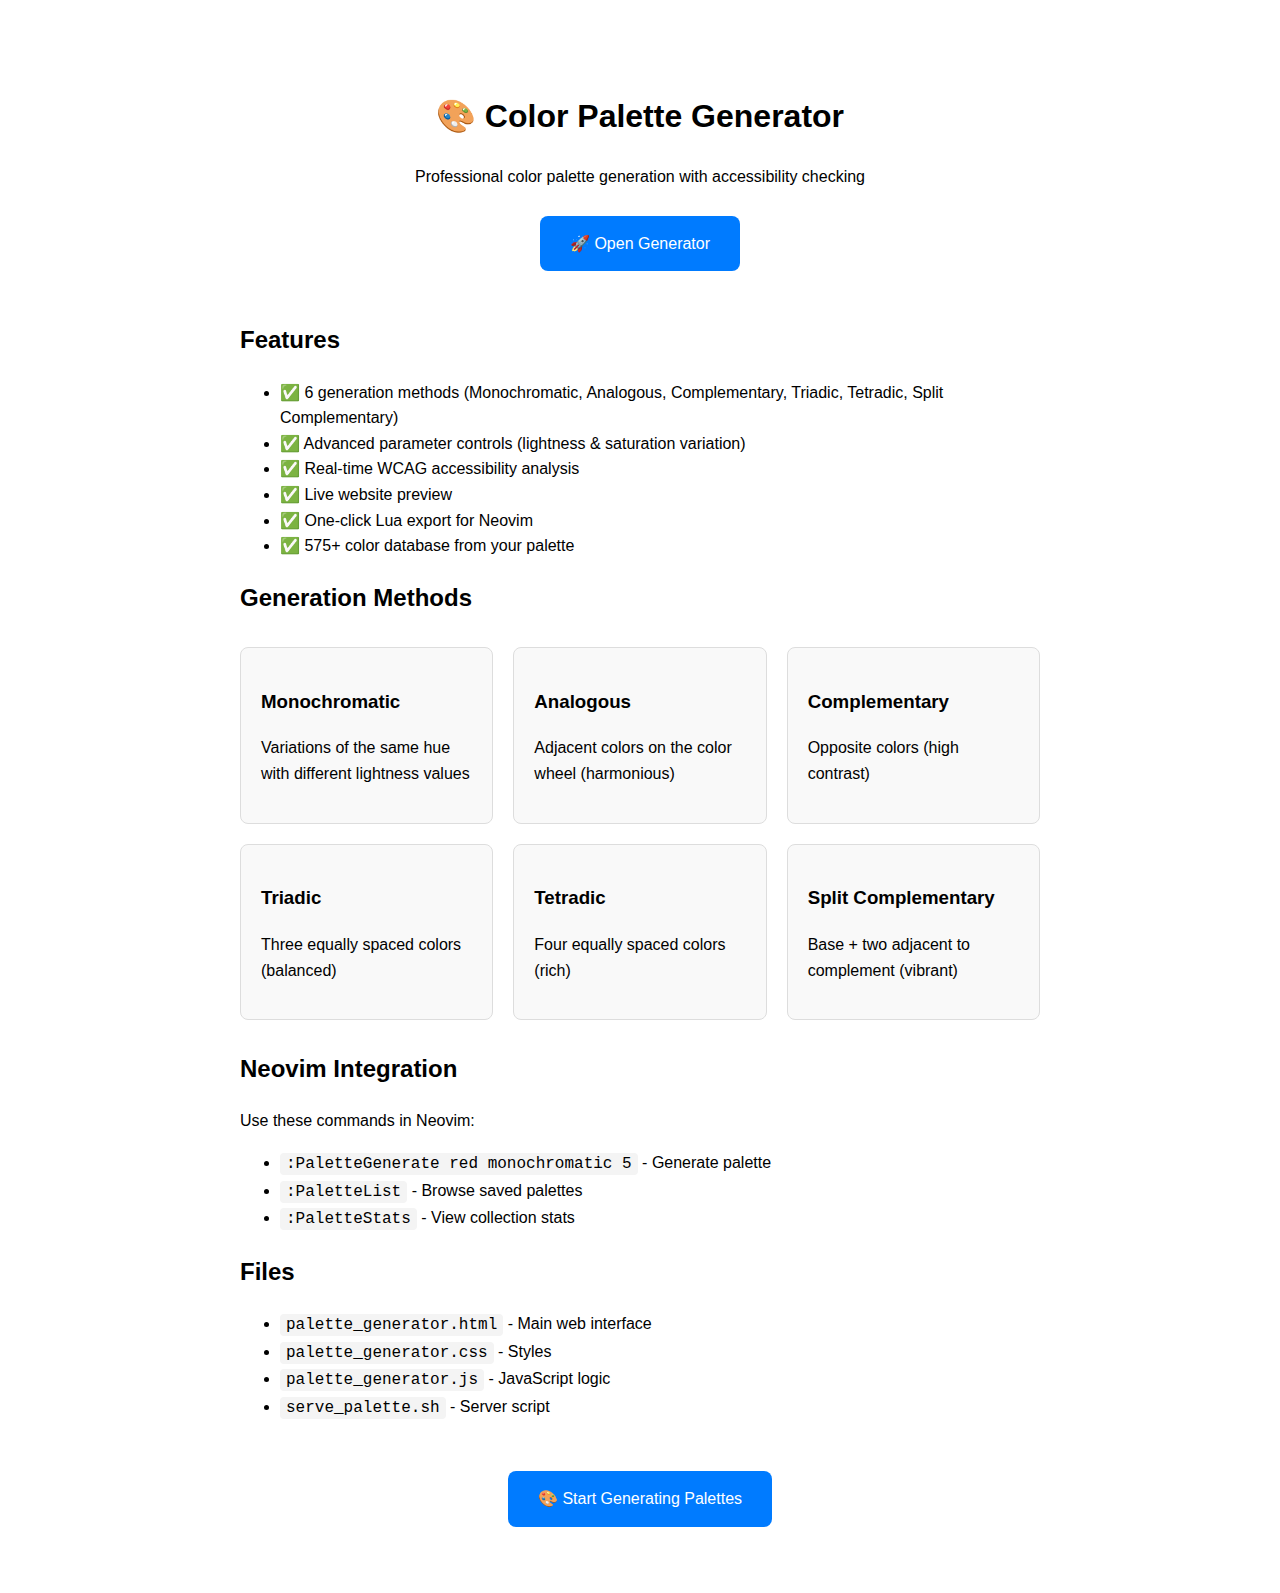
<file: lua/llawn/colors/index.html>
<!DOCTYPE html>
<html lang="en">
<head>
    <meta charset="UTF-8">
    <meta name="viewport" content="width=device-width, initial-scale=1.0">
    <title>Color Palette Generator - Index</title>
    <style>
        body {
            font-family: -apple-system, BlinkMacSystemFont, 'Segoe UI', Roboto, sans-serif;
            max-width: 800px;
            margin: 50px auto;
            padding: 20px;
            line-height: 1.6;
        }
        .hero {
            text-align: center;
            margin-bottom: 40px;
        }
        .btn {
            display: inline-block;
            padding: 15px 30px;
            background: #007bff;
            color: white;
            text-decoration: none;
            border-radius: 8px;
            margin: 10px;
            transition: background 0.3s;
        }
        .btn:hover {
            background: #0056b3;
        }
        .methods {
            display: grid;
            grid-template-columns: repeat(auto-fit, minmax(200px, 1fr));
            gap: 20px;
            margin: 30px 0;
        }
        .method-card {
            padding: 20px;
            border: 1px solid #ddd;
            border-radius: 8px;
            background: #f9f9f9;
        }
        code {
            background: #f4f4f4;
            padding: 2px 6px;
            border-radius: 4px;
            font-family: 'Monaco', 'Menlo', monospace;
        }
    </style>
</head>
<body>
    <div class="hero">
        <h1>🎨 Color Palette Generator</h1>
        <p>Professional color palette generation with accessibility checking</p>
        <a href="palette_generator.html" class="btn">🚀 Open Generator</a>
    </div>

    <h2>Features</h2>
    <ul>
        <li>✅ 6 generation methods (Monochromatic, Analogous, Complementary, Triadic, Tetradic, Split Complementary)</li>
        <li>✅ Advanced parameter controls (lightness & saturation variation)</li>
        <li>✅ Real-time WCAG accessibility analysis</li>
        <li>✅ Live website preview</li>
        <li>✅ One-click Lua export for Neovim</li>
        <li>✅ 575+ color database from your palette</li>
    </ul>

    <h2>Generation Methods</h2>
    <div class="methods">
        <div class="method-card">
            <h3>Monochromatic</h3>
            <p>Variations of the same hue with different lightness values</p>
        </div>
        <div class="method-card">
            <h3>Analogous</h3>
            <p>Adjacent colors on the color wheel (harmonious)</p>
        </div>
        <div class="method-card">
            <h3>Complementary</h3>
            <p>Opposite colors (high contrast)</p>
        </div>
        <div class="method-card">
            <h3>Triadic</h3>
            <p>Three equally spaced colors (balanced)</p>
        </div>
        <div class="method-card">
            <h3>Tetradic</h3>
            <p>Four equally spaced colors (rich)</p>
        </div>
        <div class="method-card">
            <h3>Split Complementary</h3>
            <p>Base + two adjacent to complement (vibrant)</p>
        </div>
    </div>

    <h2>Neovim Integration</h2>
    <p>Use these commands in Neovim:</p>
    <ul>
        <li><code>:PaletteGenerate red monochromatic 5</code> - Generate palette</li>
        <li><code>:PaletteList</code> - Browse saved palettes</li>
        <li><code>:PaletteStats</code> - View collection stats</li>
    </ul>

    <h2>Files</h2>
    <ul>
        <li><code>palette_generator.html</code> - Main web interface</li>
        <li><code>palette_generator.css</code> - Styles</li>
        <li><code>palette_generator.js</code> - JavaScript logic</li>
        <li><code>serve_palette.sh</code> - Server script</li>
    </ul>

    <div style="text-align: center; margin-top: 40px;">
        <a href="palette_generator.html" class="btn">🎨 Start Generating Palettes</a>
    </div>
</body>
</html>
</file>
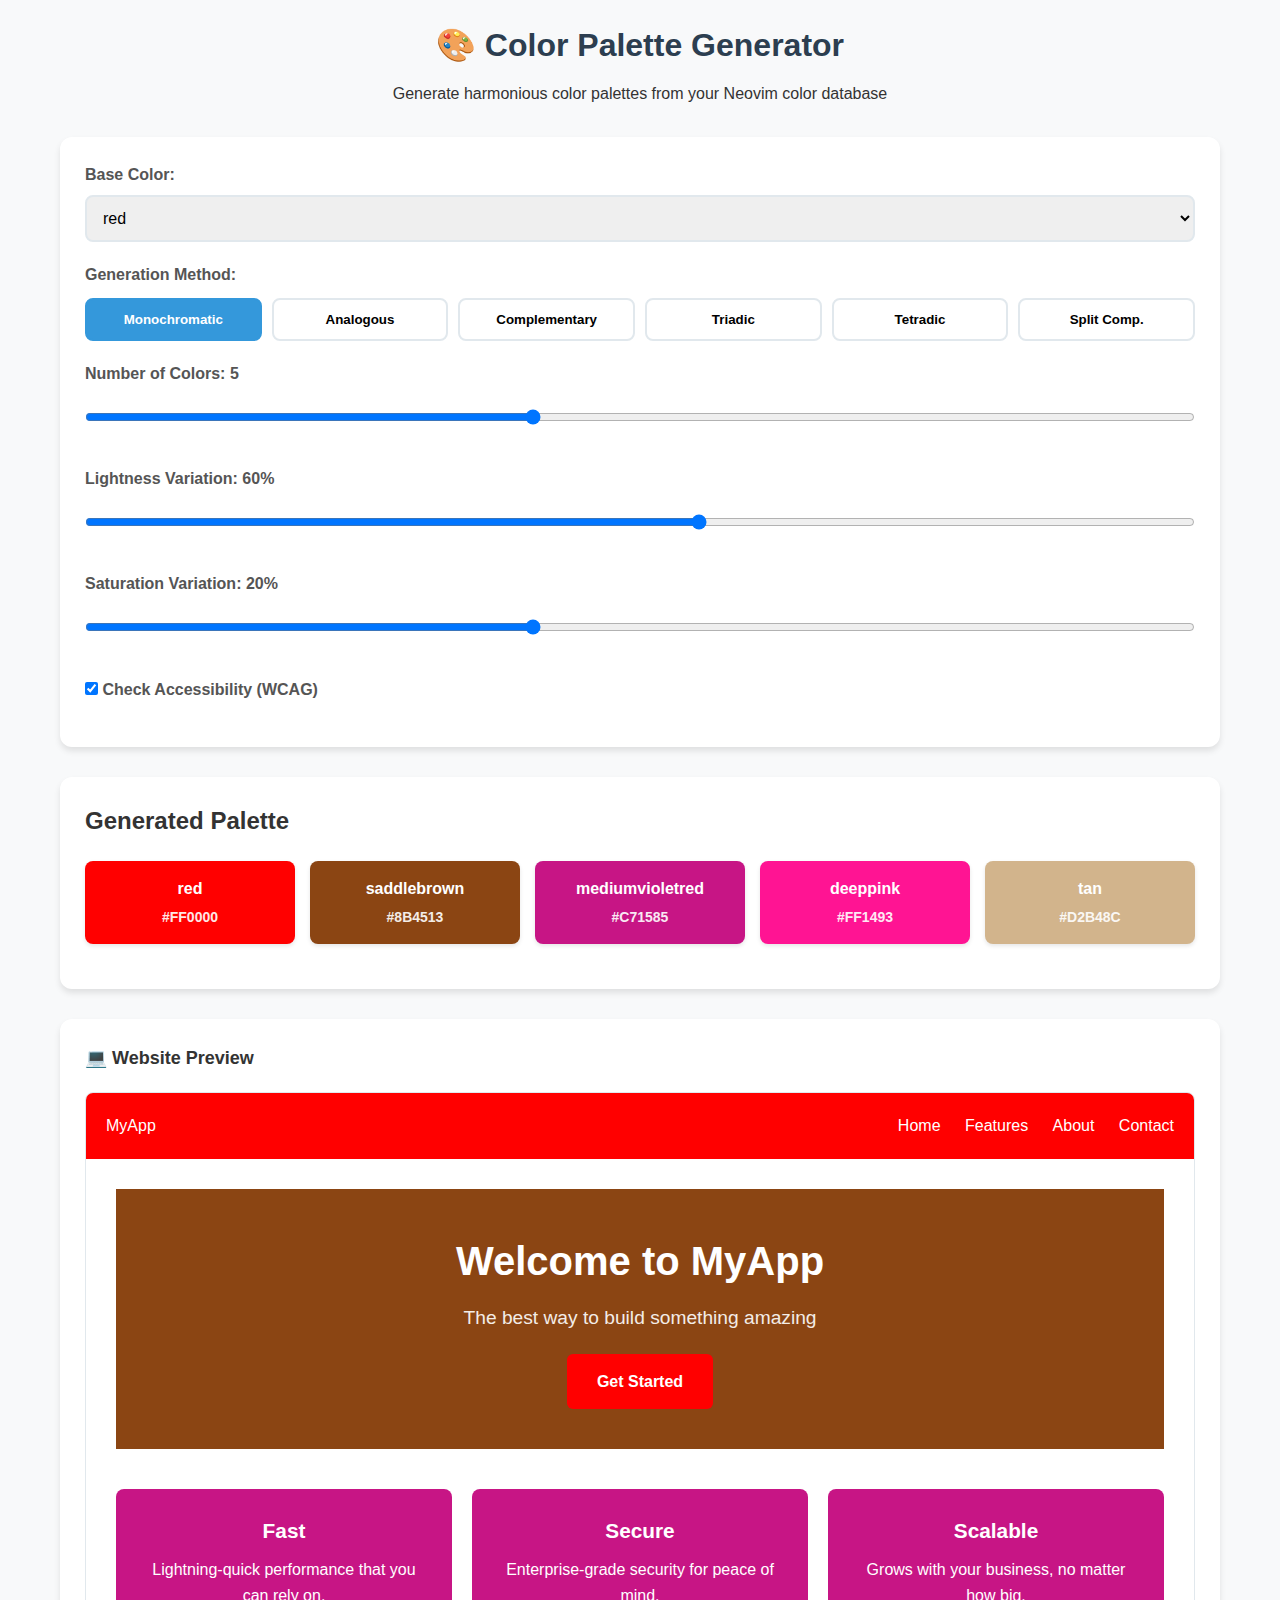
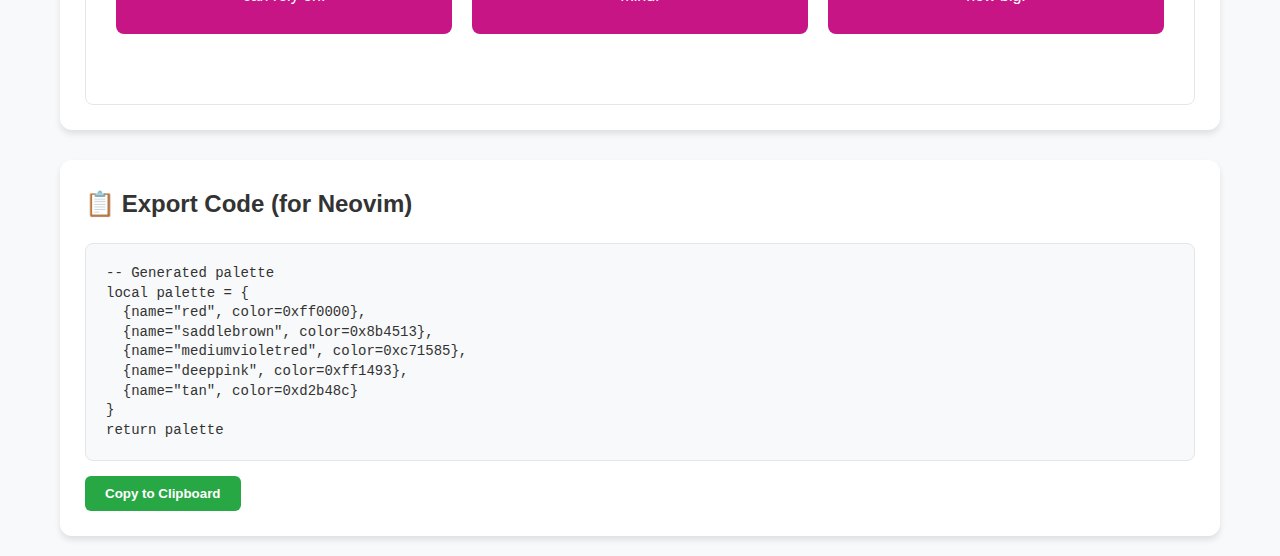
<file: lua/llawn/colors/palette_generator.html>
<!DOCTYPE html>
<html lang="en">
<head>
    <meta charset="UTF-8">
    <meta name="viewport" content="width=device-width, initial-scale=1.0">
    <title>Color Palette Generator</title>
    <link rel="stylesheet" href="palette_generator.css">
</head>
<body>
    <div class="container">
        <div class="header">
            <h1>🎨 Color Palette Generator</h1>
            <p>Generate harmonious color palettes from your Neovim color database</p>
        </div>

        <div class="controls">
            <div class="control-group">
                <label for="base-color">Base Color:</label>
                <select id="base-color">
                    <option value="">Loading colors...</option>
                </select>
            </div>

            <div class="control-group">
                <label>Generation Method:</label>
                <div class="method-buttons">
                    <button class="method-btn active" data-method="monochromatic">Monochromatic</button>
                    <button class="method-btn" data-method="analogous">Analogous</button>
                    <button class="method-btn" data-method="complementary">Complementary</button>
                    <button class="method-btn" data-method="triadic">Triadic</button>
                    <button class="method-btn" data-method="tetradic">Tetradic</button>
                    <button class="method-btn" data-method="split_complementary">Split Comp.</button>
                </div>
            </div>

            <div class="control-group">
                <label for="color-count">Number of Colors: <span id="count-value">5</span></label>
                <input type="range" id="color-count" min="3" max="8" value="5">
            </div>

            <div class="control-group">
                <label for="lightness-variation">Lightness Variation: <span id="lightness-value">60</span>%</label>
                <input type="range" id="lightness-variation" min="10" max="100" value="60">
            </div>

            <div class="control-group">
                <label for="saturation-variation">Saturation Variation: <span id="saturation-value">20</span>%</label>
                <input type="range" id="saturation-variation" min="0" max="50" value="20">
            </div>

            <div class="control-group">
                <label>
                    <input type="checkbox" id="accessibility-check" checked>
                    Check Accessibility (WCAG)
                </label>
            </div>
        </div>

        <div class="palette-display">
            <h2 style="margin-bottom: 20px;">Generated Palette</h2>
            <div id="palette-colors" class="palette-colors">
                <!-- Colors will be displayed here -->
            </div>
            <div id="accessibility-info" style="margin-top: 20px; padding: 15px; background: #f8f9fa; border-radius: 8px; display: none;">
                <h3 style="margin-bottom: 10px;">Accessibility Analysis</h3>
                <div id="compliance-stats"></div>
                <div id="recommendations" style="margin-top: 10px;"></div>
            </div>
        </div>

        <div class="website-preview">
            <div class="preview-title">💻 Website Preview</div>
            <div class="mockup-website">
                <div class="website-header">
                    <div class="logo">MyApp</div>
                    <nav class="website-nav">
                        <a href="#">Home</a>
                        <a href="#">Features</a>
                        <a href="#">About</a>
                        <a href="#">Contact</a>
                    </nav>
                </div>

                <div class="website-content">
                    <div class="hero-section">
                        <h1 class="hero-title">Welcome to MyApp</h1>
                        <p class="hero-subtitle">The best way to build something amazing</p>
                        <a href="#" class="cta-button">Get Started</a>
                    </div>

                    <div class="features">
                        <div class="feature-card">
                            <h3 class="feature-title">Fast</h3>
                            <p>Lightning-quick performance that you can rely on.</p>
                        </div>
                        <div class="feature-card">
                            <h3 class="feature-title">Secure</h3>
                            <p>Enterprise-grade security for peace of mind.</p>
                        </div>
                        <div class="feature-card">
                            <h3 class="feature-title">Scalable</h3>
                            <p>Grows with your business, no matter how big.</p>
                        </div>
                    </div>
                </div>
            </div>
        </div>

        <div class="export-section">
            <h2 style="margin-bottom: 20px;">📋 Export Code (for Neovim)</h2>
            <div id="export-code" class="export-code">-- Generated palette
local palette = {
  -- Colors will be inserted here
}
return palette</div>
            <button class="copy-btn" onclick="copyToClipboard()">Copy to Clipboard</button>
        </div>
    </div>

    <script src="palette_generator.js"></script>
</body>
</html>
</file>
<file: lua/llawn/colors/palette_generator.css>
* {
    margin: 0;
    padding: 0;
    box-sizing: border-box;
}

body {
    font-family: -apple-system, BlinkMacSystemFont, 'Segoe UI', Roboto, sans-serif;
    background: #f8f9fa;
    color: #333;
    line-height: 1.6;
}

.container {
    max-width: 1200px;
    margin: 0 auto;
    padding: 20px;
}

.header {
    text-align: center;
    margin-bottom: 30px;
}

.header h1 {
    color: #2c3e50;
    margin-bottom: 10px;
}

.controls {
    background: white;
    padding: 25px;
    border-radius: 12px;
    box-shadow: 0 4px 6px rgba(0,0,0,0.1);
    margin-bottom: 30px;
}

.control-group {
    margin-bottom: 20px;
}

.control-group label {
    display: block;
    margin-bottom: 8px;
    font-weight: 600;
    color: #555;
}

select, input[type="range"], input[type="number"] {
    width: 100%;
    padding: 12px;
    border: 2px solid #e1e8ed;
    border-radius: 8px;
    font-size: 16px;
    transition: border-color 0.3s;
}

select:focus, input:focus {
    outline: none;
    border-color: #3498db;
}

.method-buttons {
    display: grid;
    grid-template-columns: repeat(auto-fit, minmax(150px, 1fr));
    gap: 10px;
    margin-top: 10px;
}

.method-btn {
    padding: 12px;
    border: 2px solid #e1e8ed;
    border-radius: 8px;
    background: white;
    cursor: pointer;
    transition: all 0.3s;
    text-align: center;
    font-weight: 600;
}

.method-btn:hover {
    border-color: #3498db;
    background: #f8f9fa;
}

.method-btn.active {
    border-color: #3498db;
    background: #3498db;
    color: white;
}

.palette-display {
    background: white;
    padding: 25px;
    border-radius: 12px;
    box-shadow: 0 4px 6px rgba(0,0,0,0.1);
    margin-bottom: 30px;
}

.palette-colors {
    display: grid;
    grid-template-columns: repeat(auto-fit, minmax(120px, 1fr));
    gap: 15px;
    margin-bottom: 20px;
}

.color-item {
    text-align: center;
    padding: 15px;
    border-radius: 8px;
    color: white;
    font-weight: 600;
    box-shadow: 0 2px 4px rgba(0,0,0,0.1);
}

.color-hex {
    font-size: 14px;
    opacity: 0.9;
    margin-top: 5px;
}

.website-preview {
    background: white;
    padding: 25px;
    border-radius: 12px;
    box-shadow: 0 4px 6px rgba(0,0,0,0.1);
    margin-bottom: 30px;
}

.preview-title {
    margin-bottom: 20px;
    font-size: 18px;
    font-weight: 600;
}

.mockup-website {
    border: 1px solid #e1e8ed;
    border-radius: 8px;
    overflow: hidden;
    background: white;
}

.website-header {
    padding: 20px;
    background: var(--primary);
    color: white;
    display: flex;
    justify-content: space-between;
    align-items: center;
}

.website-nav a {
    color: white;
    text-decoration: none;
    margin-left: 20px;
}

.website-content {
    padding: 30px;
}

.hero-section {
    text-align: center;
    padding: 40px 0;
    background: var(--secondary);
    color: white;
}

.hero-title {
    font-size: 2.5em;
    margin-bottom: 10px;
}

.hero-subtitle {
    font-size: 1.2em;
    opacity: 0.9;
}

.features {
    display: grid;
    grid-template-columns: repeat(auto-fit, minmax(250px, 1fr));
    gap: 20px;
    margin: 40px 0;
}

.feature-card {
    padding: 25px;
    border-radius: 8px;
    background: var(--accent);
    color: white;
    text-align: center;
}

.feature-title {
    font-size: 1.3em;
    margin-bottom: 10px;
}

.cta-button {
    display: inline-block;
    padding: 15px 30px;
    background: var(--primary);
    color: white;
    text-decoration: none;
    border-radius: 6px;
    font-weight: 600;
    margin-top: 20px;
}

.export-section {
    background: white;
    padding: 25px;
    border-radius: 12px;
    box-shadow: 0 4px 6px rgba(0,0,0,0.1);
}

.export-code {
    background: #f8f9fa;
    border: 1px solid #e1e8ed;
    border-radius: 8px;
    padding: 20px;
    font-family: 'Monaco', 'Menlo', 'Ubuntu Mono', monospace;
    font-size: 14px;
    line-height: 1.4;
    white-space: pre;
    overflow-x: auto;
}

.copy-btn {
    margin-top: 15px;
    padding: 10px 20px;
    background: #28a745;
    color: white;
    border: none;
    border-radius: 6px;
    cursor: pointer;
    font-weight: 600;
}

.copy-btn:hover {
    background: #218838;
}
</file>
